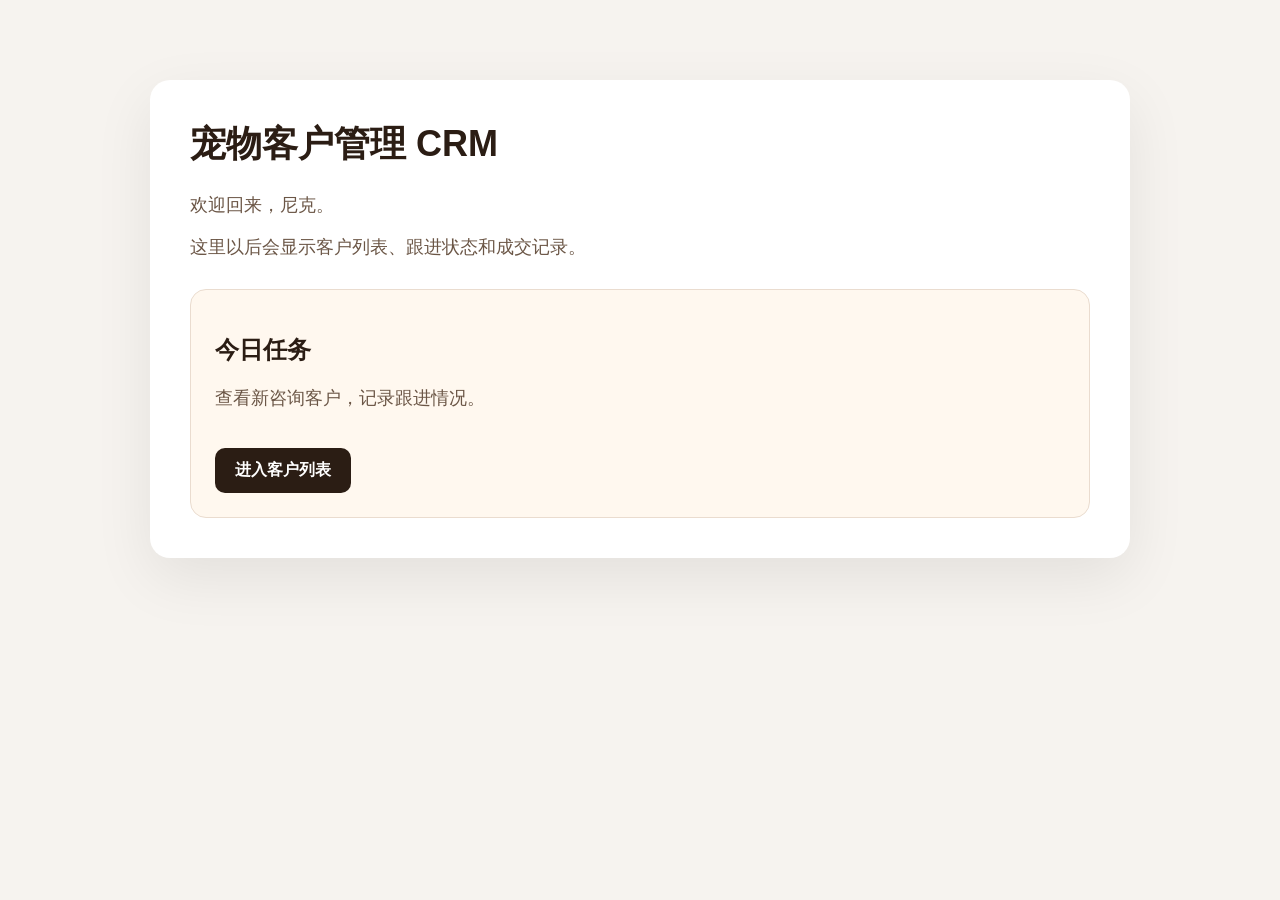
<file: templates/index.html>
<!DOCTYPE html>
<html lang="zh-CN">
<head>
    <meta charset="UTF-8">
    <title>宠物客户管理系统</title>
    <link rel="stylesheet" href="/static/style.css">
</head>
<body>
    <div class="container">
        <h1>宠物客户管理 CRM</h1>
        <p>欢迎回来，尼克。</p>
        <p>这里以后会显示客户列表、跟进状态和成交记录。</p>

        <div class="card">
            <h2>今日任务</h2>
            <p>查看新咨询客户，记录跟进情况。</p>
            <a class="btn" href="/customers">进入客户列表</a>
        </div>
    </div>
</body>
</html>
</file>
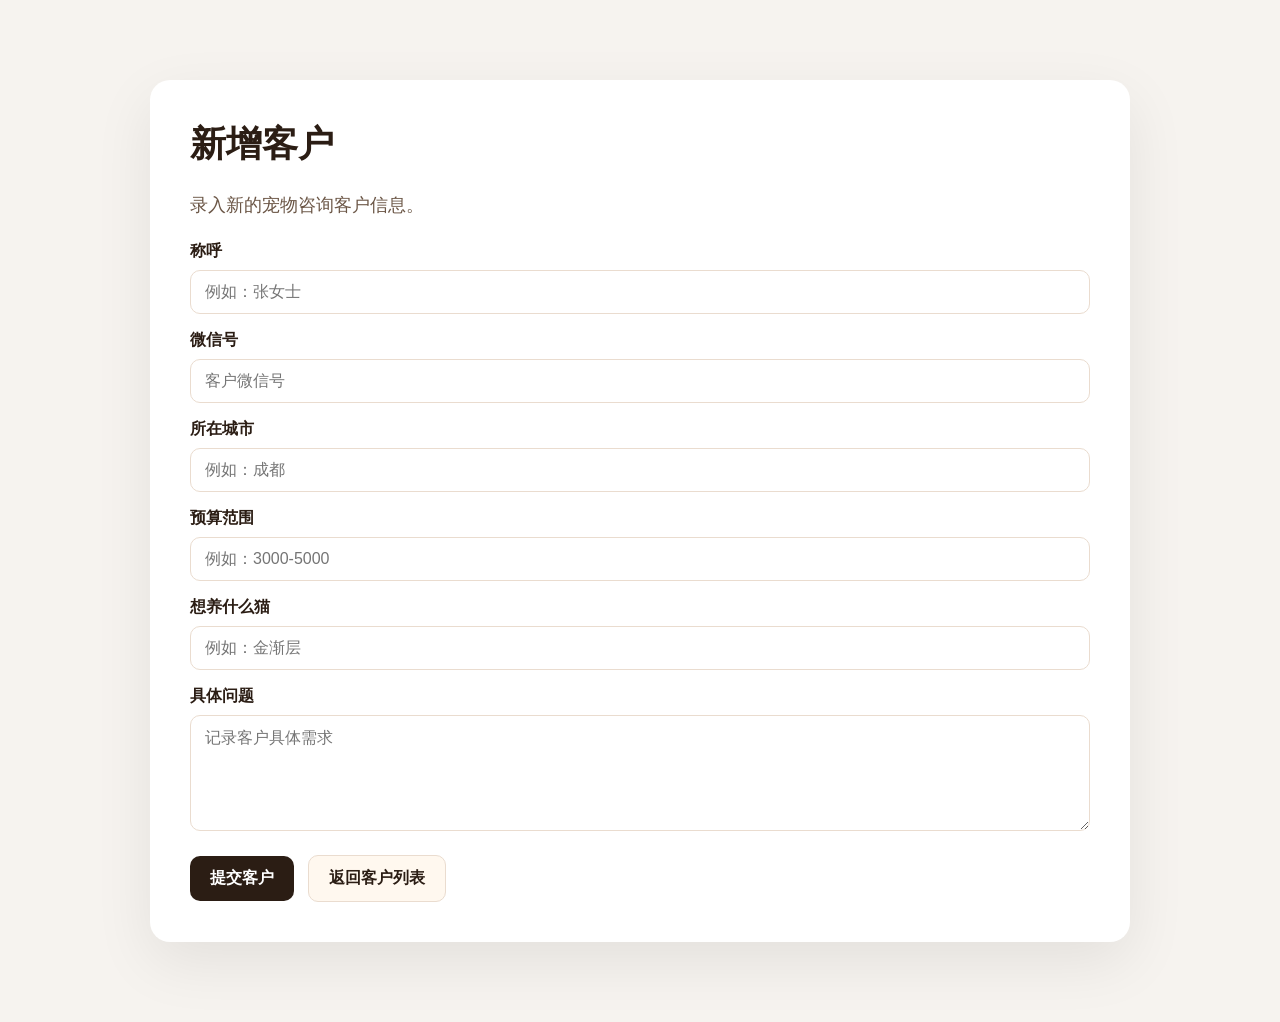
<file: templates/new_customer.html>
<!DOCTYPE html>
<html lang="zh-CN">
<head>
    <meta charset="UTF-8">
    <title>新增客户 - 宠物客户管理系统</title>
    <link rel="stylesheet" href="/static/style.css">
</head>
<body>
    <div class="container">
        <h1>新增客户</h1>
        <p>录入新的宠物咨询客户信息。</p>

        <form method="POST" action="/customers/new" class="form">
            <label>称呼</label>
            <input type="text" name="name" placeholder="例如：张女士" required>

            <label>微信号</label>
            <input type="text" name="wechat" placeholder="客户微信号" required>

            <label>所在城市</label>
            <input type="text" name="city" placeholder="例如：成都">

            <label>预算范围</label>
            <input type="text" name="budget" placeholder="例如：3000-5000">

            <label>想养什么猫</label>
            <input type="text" name="cat_type" placeholder="例如：金渐层">

            <label>具体问题</label>
            <textarea name="message" rows="5" placeholder="记录客户具体需求"></textarea>

            <button type="submit" class="btn">提交客户</button>
            <a class="btn btn-light" href="/customers">返回客户列表</a>
        </form>
    </div>
</body>
</html>
</file>
<file: static/style.css>
body {
    margin: 0;
    font-family: Arial, "Microsoft YaHei", sans-serif;
    background: #f6f3ef;
    color: #2b1d14;
}

.container {
    width: 900px;
    margin: 80px auto;
    background: white;
    padding: 40px;
    border-radius: 20px;
    box-shadow: 0 20px 60px rgba(0, 0, 0, 0.08);
}

h1 {
    margin-top: 0;
    font-size: 36px;
}

p {
    font-size: 18px;
    color: #6b5646;
}

.card {
    margin-top: 30px;
    padding: 24px;
    background: #fff8ef;
    border-radius: 16px;
    border: 1px solid #eadccf;
}

.btn {
    display: inline-block;
    margin-top: 20px;
    padding: 12px 20px;
    background: #2b1d14;
    color: white;
    text-decoration: none;
    border-radius: 10px;
    font-weight: bold;
}
table {
    width: 100%;
    border-collapse: collapse;
    margin-top: 24px;
    background: white;
}

th, td {
    padding: 14px 12px;
    border-bottom: 1px solid #eadccf;
    text-align: left;
}

th {
    background: #fff8ef;
    color: #2b1d14;
}

td {
    color: #5f4b3b;
}
.form {
    margin-top: 24px;
}

.form label {
    display: block;
    margin-top: 16px;
    margin-bottom: 8px;
    font-weight: bold;
    color: #2b1d14;
}

.form input,
.form textarea {
    width: 100%;
    padding: 12px 14px;
    border: 1px solid #eadccf;
    border-radius: 10px;
    font-size: 16px;
    font-family: inherit;
    box-sizing: border-box;
}

.form input:focus,
.form textarea:focus {
    outline: none;
    border-color: #2b1d14;
}

button.btn {
    border: none;
    cursor: pointer;
    font-size: 16px;
}

.btn-light {
    background: #fff8ef;
    color: #2b1d14;
    border: 1px solid #eadccf;
    margin-left: 10px;
}
.delete-link {
    color: #b42318;
    text-decoration: none;
    font-weight: bold;
}

.delete-link:hover {
    text-decoration: underline;
}
.status-link {
    display: inline-block;
    margin-right: 8px;
    color: #7a4f01;
    text-decoration: none;
    font-weight: bold;
}

.status-link:hover {
    text-decoration: underline;
}

.detail-card {
    margin-top: 24px;
    padding: 24px;
    background: #fff8ef;
    border-radius: 16px;
    border: 1px solid #eadccf;
}

.detail-card p {
    margin: 12px 0;
}

.message-box {
    margin-top: 20px;
    padding: 18px;
    background: white;
    border-radius: 12px;
    border: 1px solid #eadccf;
}

.message-box p {
    margin-bottom: 0;
    line-height: 1.8;
}

.search-form {
    display: flex;
    gap: 12px;
    align-items: center;
    margin: 24px 0;
}

.search-form input {
    flex: 1;
    padding: 12px 14px;
    border: 1px solid #eadccf;
    border-radius: 10px;
    font-size: 16px;
    font-family: inherit;
}

.search-form input:focus {
    outline: none;
    border-color: #2b1d14;
}
</file>
